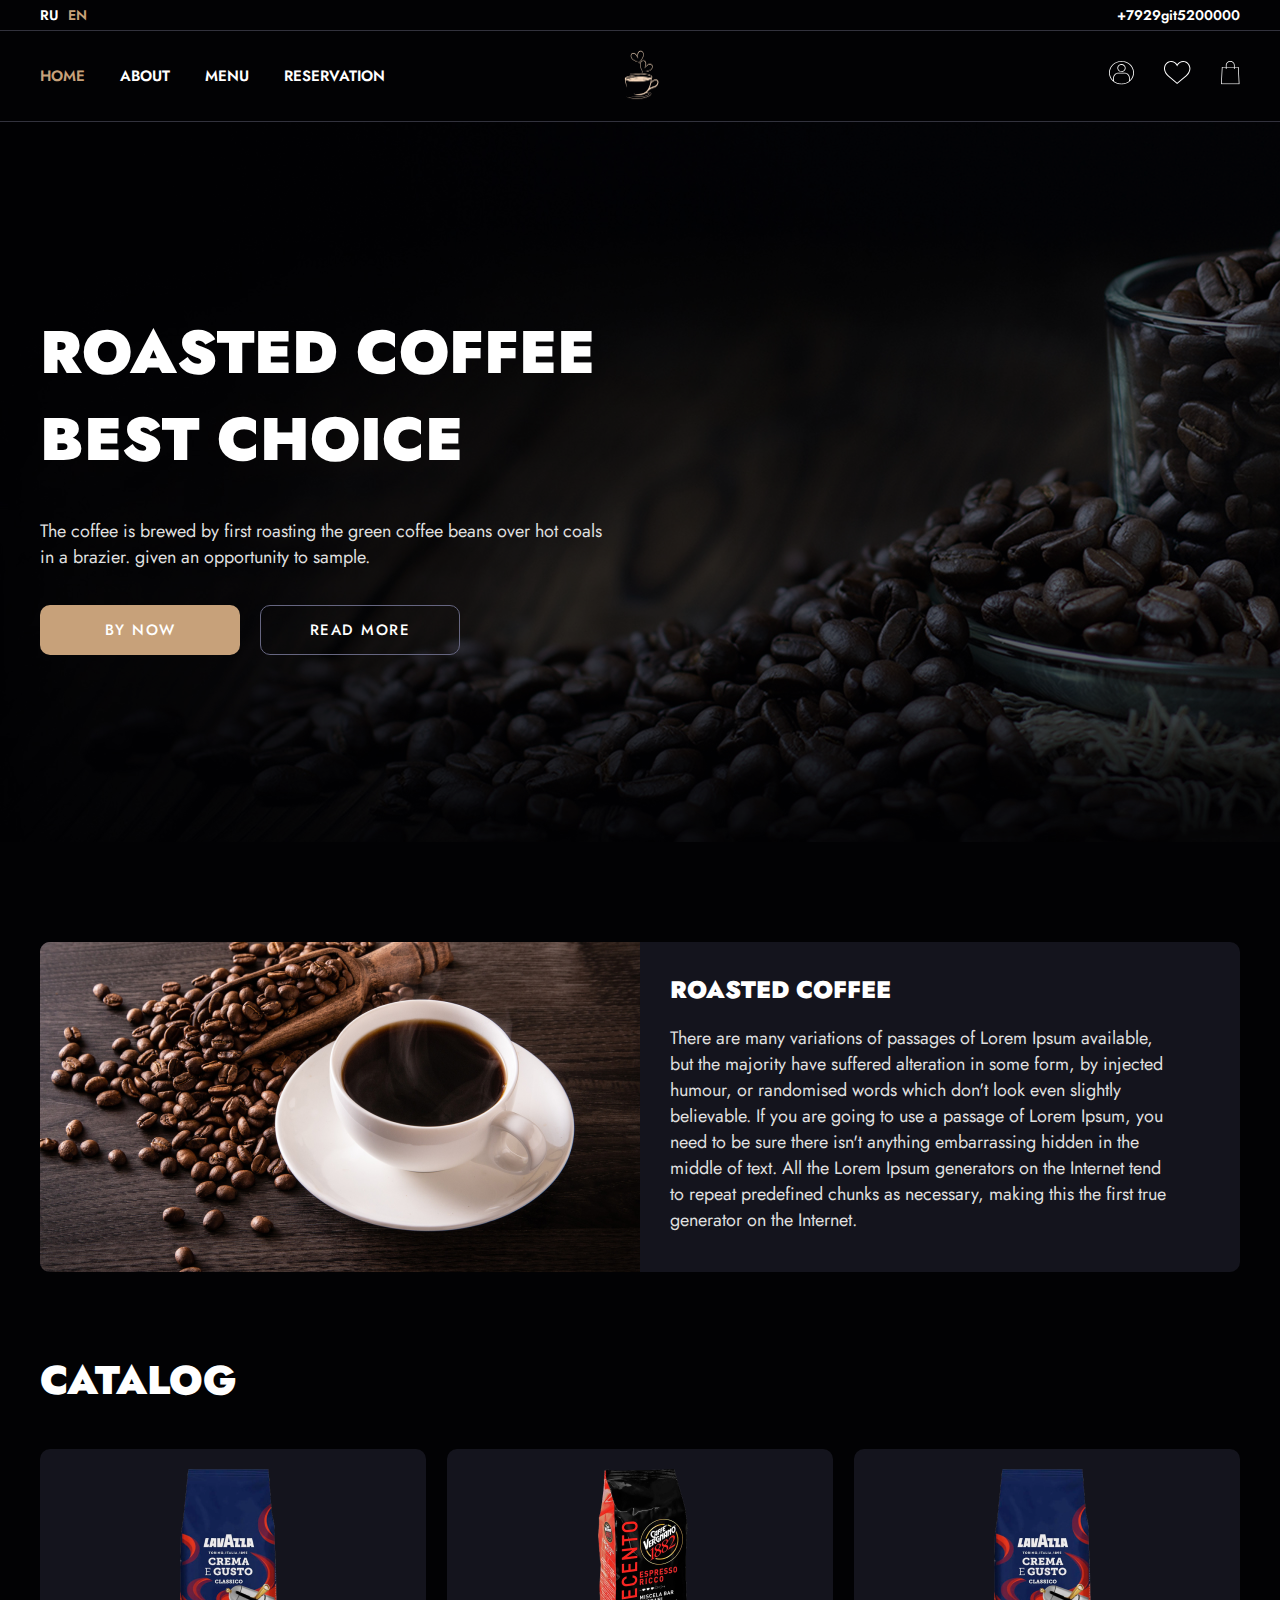
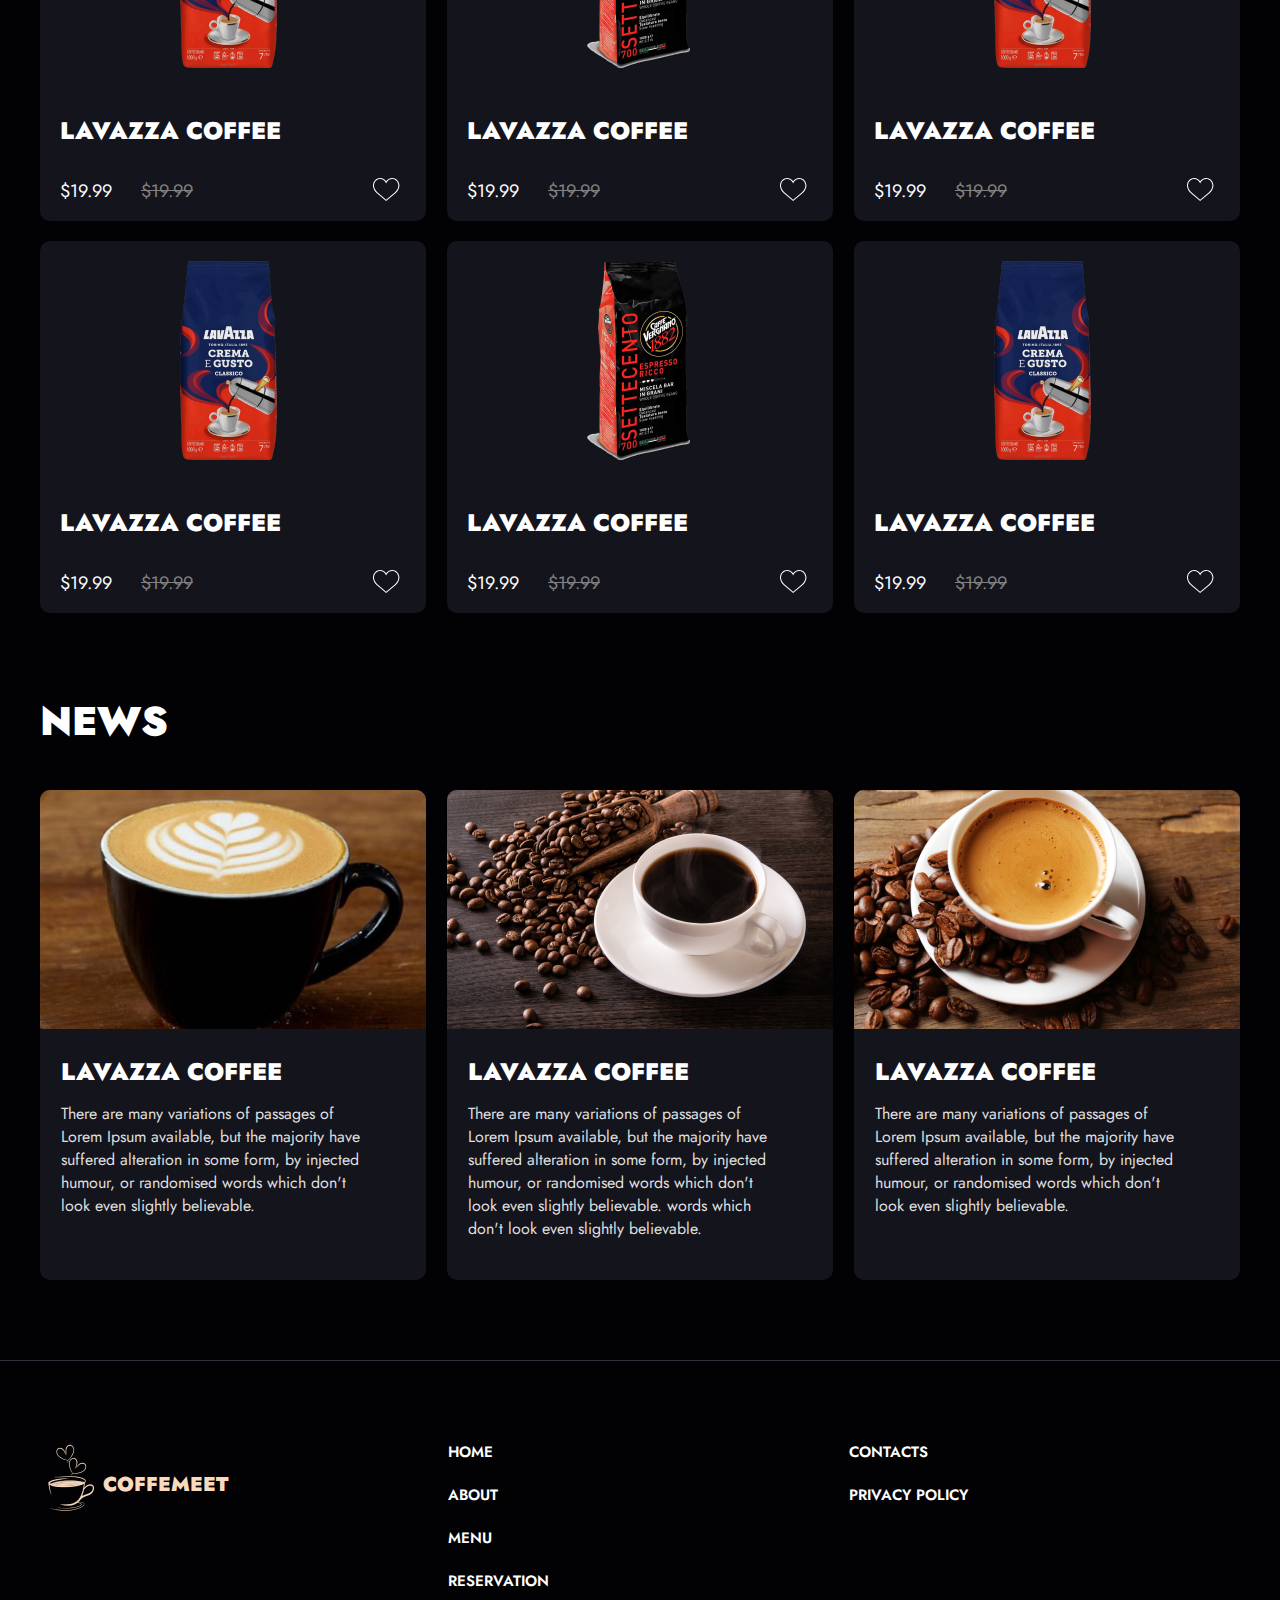
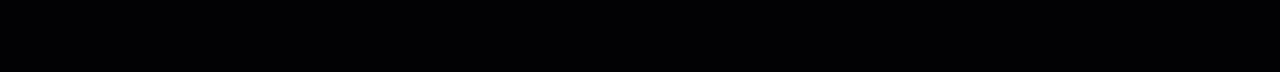
<file: index.html>
<!DOCTYPE html>
<html lang="en">
<head>
    <meta charset="UTF-8">
    <meta name="viewport" content="width=device-width">
    <title>Coffe</title>
    <link rel="stylesheet" href="style.css">
</head>
<body>
    <header class="header">
        <div class="header-line">
            <div class="container">
                <div class="header-line-wrapper">
                    <div class="header-lng">
                    <a href="#">Ru</a>
                        <a href="#" class="active">En</a>
                    </div>
                    <a href="#" class="header-phone">+7929git5200000</a>
                    
                </div>
            </div>
        </div>
        <div class="container">
            <div class="header-wrapper">
                <div class="header-block">
                    <nav class="nav">
                    <a href="index.html" class="nav-link" id="nav-active">Home</a>
                    <a href="#" class="nav-link">About</a>
                    <a href="#" class="nav-link">Menu</a>
                    <a href="#" class="nav-link">Reservation</a>
                    </nav>
                </div>
                <a href="#" class="logo"><img src="img/logo.png" alt="logo"></a>
                <div class="header-block right">
                    <div class="header-actions">
                        <a href="#" class="header-link"><img src="img/user1.svg" alt="user"></a>
                        <a href="#" class="header-link"><img src="img/favorite1.svg" alt="favorite"></a>
                        <a href="#" class="header-link"><img src="img/cart1.svg" alt="cart"></a>
                    </div>
                </div>
            </div>
        </div>
    </header>
    <div class="intro" style="background-image:url('img/Intro.jpg');">
        <div class="container">
            <div class="intro-wrapper">
                <div class="intro-block">
                    <h1 class="intro-tittle">Roasted coffee
                        best choice</h1>
                    <p class="intro-text">The coffee is brewed by first roasting the green coffee beans over hot
                        coals in a brazier. given an opportunity to sample.</p>
                    <div class="intro-actions">
                        <a class="btn btn-main" href="#">By now</a>
                        <a class="btn btn-secondary" href="#">Read more</a>
                    </div>
                </div>
                
            </div>
        </div>
    </div>
    <div class="port">
        <div class="container">
            <div class="port-wrapper">
                <img src="img/roastedcoffee.png" alt="">
                <div class="port-text">
                    <h1 class="port-tittle">Roasted Coffee</h1>
                    <p class="port-texting">There are many variations of passages of Lorem Ipsum available, but the majority have suffered alteration in some form, by injected humour, or randomised words which don't look even slightly believable. If you are going to use a passage of Lorem Ipsum, you need to be sure there isn't anything embarrassing hidden in the middle of text. All the Lorem Ipsum generators on the Internet tend to repeat predefined chunks as necessary, making this the first true generator on the Internet.</p>
                </div>
            </div>
        </div>
    </div>
    <div class="catalog">
        <div class="container">
            <div class="catalog-wrapper">
                <h1 class="catalog-tittle">Catalog</h1>
                <div class="catalog-carts">
                    <div class="cart"><a href="open-product.html"><img class="cart-img" src="img/product1.png" alt=""></a>
                        <div class="cart-content">
                            <div class="cart-name">
                                <h1 class="cart-tittle">Lavazza coffee</h1>
                            </div>
                            <div class="cart-down">
                                <p  class="cart-price">$19.99</p>
                                <s  class="cart-price price-line">$19.99</s>
                                <a href="#"><img src="img/favorite1.svg" alt=""></a>
                            </div>
                        </div>
                    </div>
                    <div class="cart"><a href="#"><img class="cart-img" src="img/product2.png" alt=""></a>
                        <div class="cart-content">
                            <div class="cart-name">
                                <h1 class="cart-tittle">Lavazza coffee</h1>
                            </div>
                            <div class="cart-down">
                                <p  class="cart-price">$19.99</p>
                                <s  class="cart-price price-line">$19.99</s>
                                <a href="#"><img src="img/favorite1.svg" alt=""></a>
                            </div>
                        </div>
                    </div>
                    <div class="cart"><a href="#"><img class="cart-img" src="img/product1.png" alt=""></a>
                        <div class="cart-content">
                            <div class="cart-name">
                                <h1 class="cart-tittle">Lavazza coffee</h1>
                            </div>
                            <div class="cart-down">
                                <p  class="cart-price">$19.99</p>
                                <s  class="cart-price price-line">$19.99</s>
                                <a href="#"><img src="img/favorite1.svg" alt=""></a>
                            </div>
                        </div>
                    </div>
                </div>
                    <div class="catalog-carts carts-down">
                        <div class="cart"><a href="#"><img class="cart-img" src="img/product1.png" alt=""></a>
                            <div class="cart-content">
                                <div class="cart-name">
                                    <h1 class="cart-tittle">Lavazza coffee</h1>
                                </div>
                                <div class="cart-down">
                                    <p  class="cart-price">$19.99</p>
                                    <s  class="cart-price price-line">$19.99</s>
                                    <a href="#"><img src="img/favorite1.svg" alt=""></a>
                                </div>
                            </div>
                        </div>
                        <div class="cart"><a href="#"><img class="cart-img" src="img/product2.png" alt=""></a>
                            <div class="cart-content">
                                <div class="cart-name">
                                    <h1 class="cart-tittle">Lavazza coffee</h1>
                                </div>
                                <div class="cart-down">
                                    <p  class="cart-price">$19.99</p>
                                    <s  class="cart-price price-line">$19.99</s>
                                    <a href="#"><img src="img/favorite1.svg" alt=""></a>
                                </div>
                            </div>
                        </div>
                        <div class="cart"><a href="#"><img class="cart-img" src="img/product1.png" alt=""></a>
                            <div class="cart-content">
                                <div class="cart-name">
                                    <h1 class="cart-tittle">Lavazza coffee</h1>
                                </div>
                                <div class="cart-down">
                                    <p  class="cart-price">$19.99</p>
                                    <s  class="cart-price price-line">$19.99</s>
                                    <a href="#"><img src="img/favorite1.svg" alt="favorite"></a>
                                </div>
                            </div>
                        </div>
                    </div>
            </div>
        </div>
    </div>
    <div class="news">
        <div class="container">
            <div class="news-wrapper">
                <div class="news-tittle">News</div>
                <div class="news-carts">
                    <div class="news-cart"><img src="img/news1.png" alt="">
                        <h1>Lavazza coffee</h1>
                        <p>There are many variations of passages of Lorem Ipsum available, but the majority have suffered alteration in some form, by injected humour, or randomised words which don't look even slightly believable.</p>
                    </div>
                    <div class="news-cart"><img src="img/news2.png" alt="">
                        <h1>Lavazza coffee</h1>
                        <p>There are many variations of passages of Lorem Ipsum available, but the majority have suffered alteration in some form, by injected humour, or randomised words which don't look even slightly believable. words which don't look even slightly believable.</p>
                    </div>
                    <div class="news-cart"><img src="img/news3.png" alt="">
                        <h1>Lavazza coffee</h1>
                        <p>There are many variations of passages of Lorem Ipsum available, but the majority have suffered alteration in some form, by injected humour, or randomised words which don't look even slightly believable.</p>
                    </div>
                </div>
            </div>
        </div>
    </div>
    <footer class="footer">
        <div class="footer-line">
            <div class="container">
                <div class="footer-line-wrapper">
                    <div class="footer-logo">
                        <a href="#"><img src="img/logo-footer.png" alt=""></a>
                        <h1>coffemeet</h1>
                    </div>
                    <div class="footer-menu">
                        <div class=""><a href="">HOME</a></div>
                        <div class=""><a href="">ABOUT</a></div>
                        <div class="div"><a href="">MENU</a></div>
                        <div class=""><a href="">RESERVATION</a></div>
                    </div>
                    <div class="footer-menu footer-last">
                        <div class=""><a href="">CONTACTS</a></div>
                        <div class=""><a href="">PRIVACY POLICY</a></div>
                    </div>
                </div>
            </div>
        </div>
    </footer>
</body>
</html>
</file>
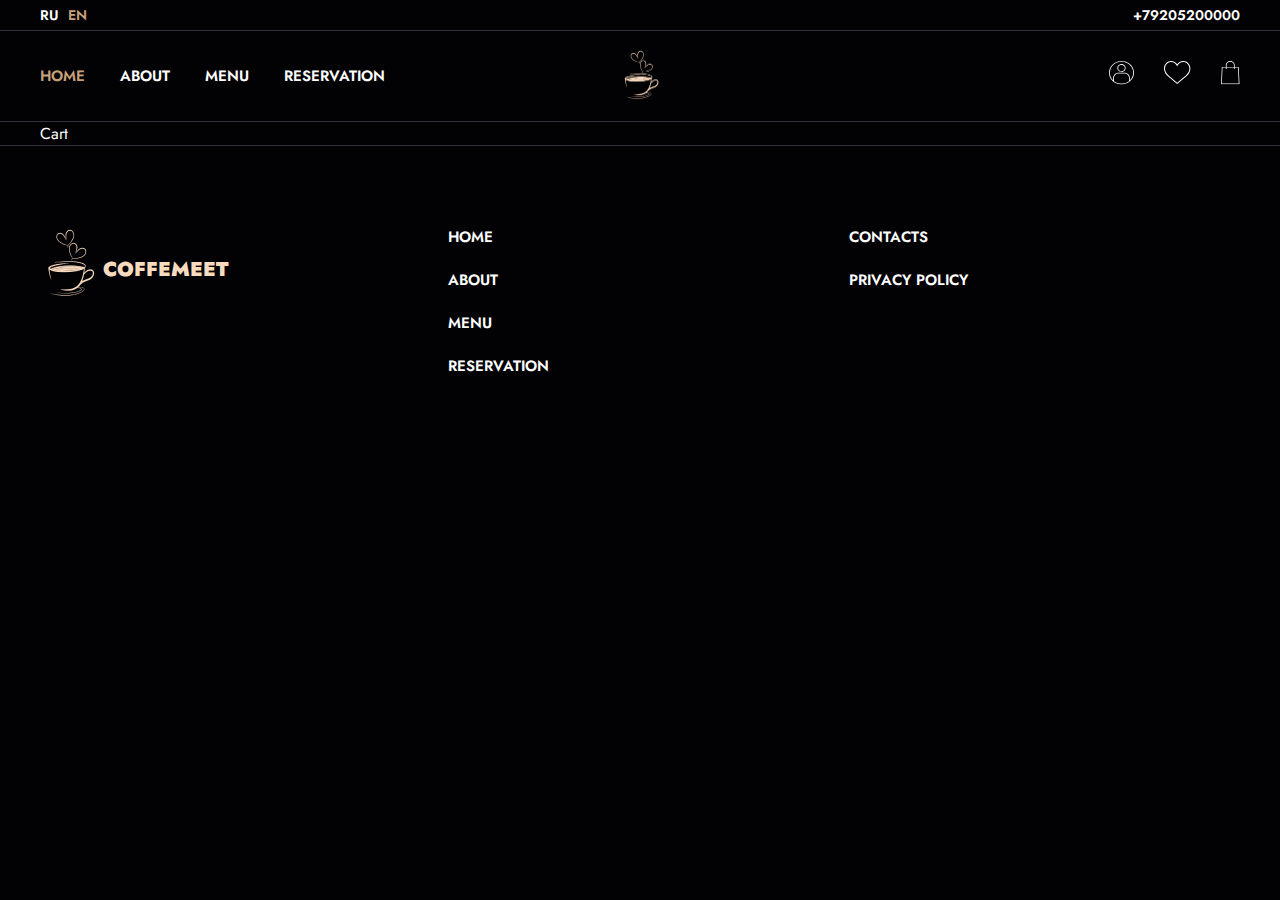
<file: checkout.html>
<!DOCTYPE html>
<html lang="en">
<head>
    <meta charset="UTF-8">
    <meta name="viewport" content="width=device-width, initial-scale=1.0">
    <title>Coffe</title>
    <link rel="stylesheet" href="style.css">
</head>
<body>
    <header class="header">
        <div class="header-line">
            <div class="container">
                <div class="header-line-wrapper">
                    <div class="header-lng">
                        <a href="#">Ru</a>
                        <a href="#" class="active">En</a>
                    </div>
                    <a href="#" class="header-phone">+79205200000</a>
                    
                </div>
            </div>
        </div>
        <div class="container">
            <div class="header-wrapper">
                <div class="header-block">
                    <nav class="nav">
                    <a href="index.html" class="nav-link" id="nav-active">Home</a>
                    <a href="#" class="nav-link">About</a>
                    <a href="#" class="nav-link">Menu</a>
                    <a href="#" class="nav-link">Reservation</a>
                    </nav>
                </div>
                <a href="#" class="logo"><img src="img/logo.png" alt="logo"></a>
                <div class="header-block right">
                    <div class="header-actions">
                        <a href="#" class="header-link"><img src="img/user1.svg" alt="user"></a>
                        <a href="#" class="header-link"><img src="img/favorite1.svg" alt="favorite"></a>
                        <a href="#" class="header-link"><img src="img/cart1.svg" alt="cart"></a>
                    </div>
                </div>
            </div>
        </div>
    </header>
    

    <div class="checkout">
        <div class="container">
            <div class="block-tittle">
                Cart
            </div>
            <div class="checkout-wrapper">
                <div class="checkout-block">
                    
                </div>
            </div>
        </div>
    </div>
        
    
       
        
    <footer class="footer">
        <div class="footer-line">
            <div class="container">
                <div class="footer-line-wrapper">
                    <div class="footer-logo">
                        <a href="#"><img src="img/logo-footer.png" alt=""></a>
                        <h1>coffemeet</h1>
                    </div>
                    <div class="footer-menu">
                        <div class=""><a href="">HOME</a></div>
                        <div class=""><a href="">ABOUT</a></div>
                        <div class="div"><a href="">MENU</a></div>
                        <div class=""><a href="">RESERVATION</a></div>
                    </div>
                    <div class="footer-menu footer-last">
                        <div class=""><a href="">CONTACTS</a></div>
                        <div class=""><a href="">PRIVACY POLICY</a></div>
                    </div>
                </div>
            </div>
        </div>
    </footer>
</body>
</html>
</file>
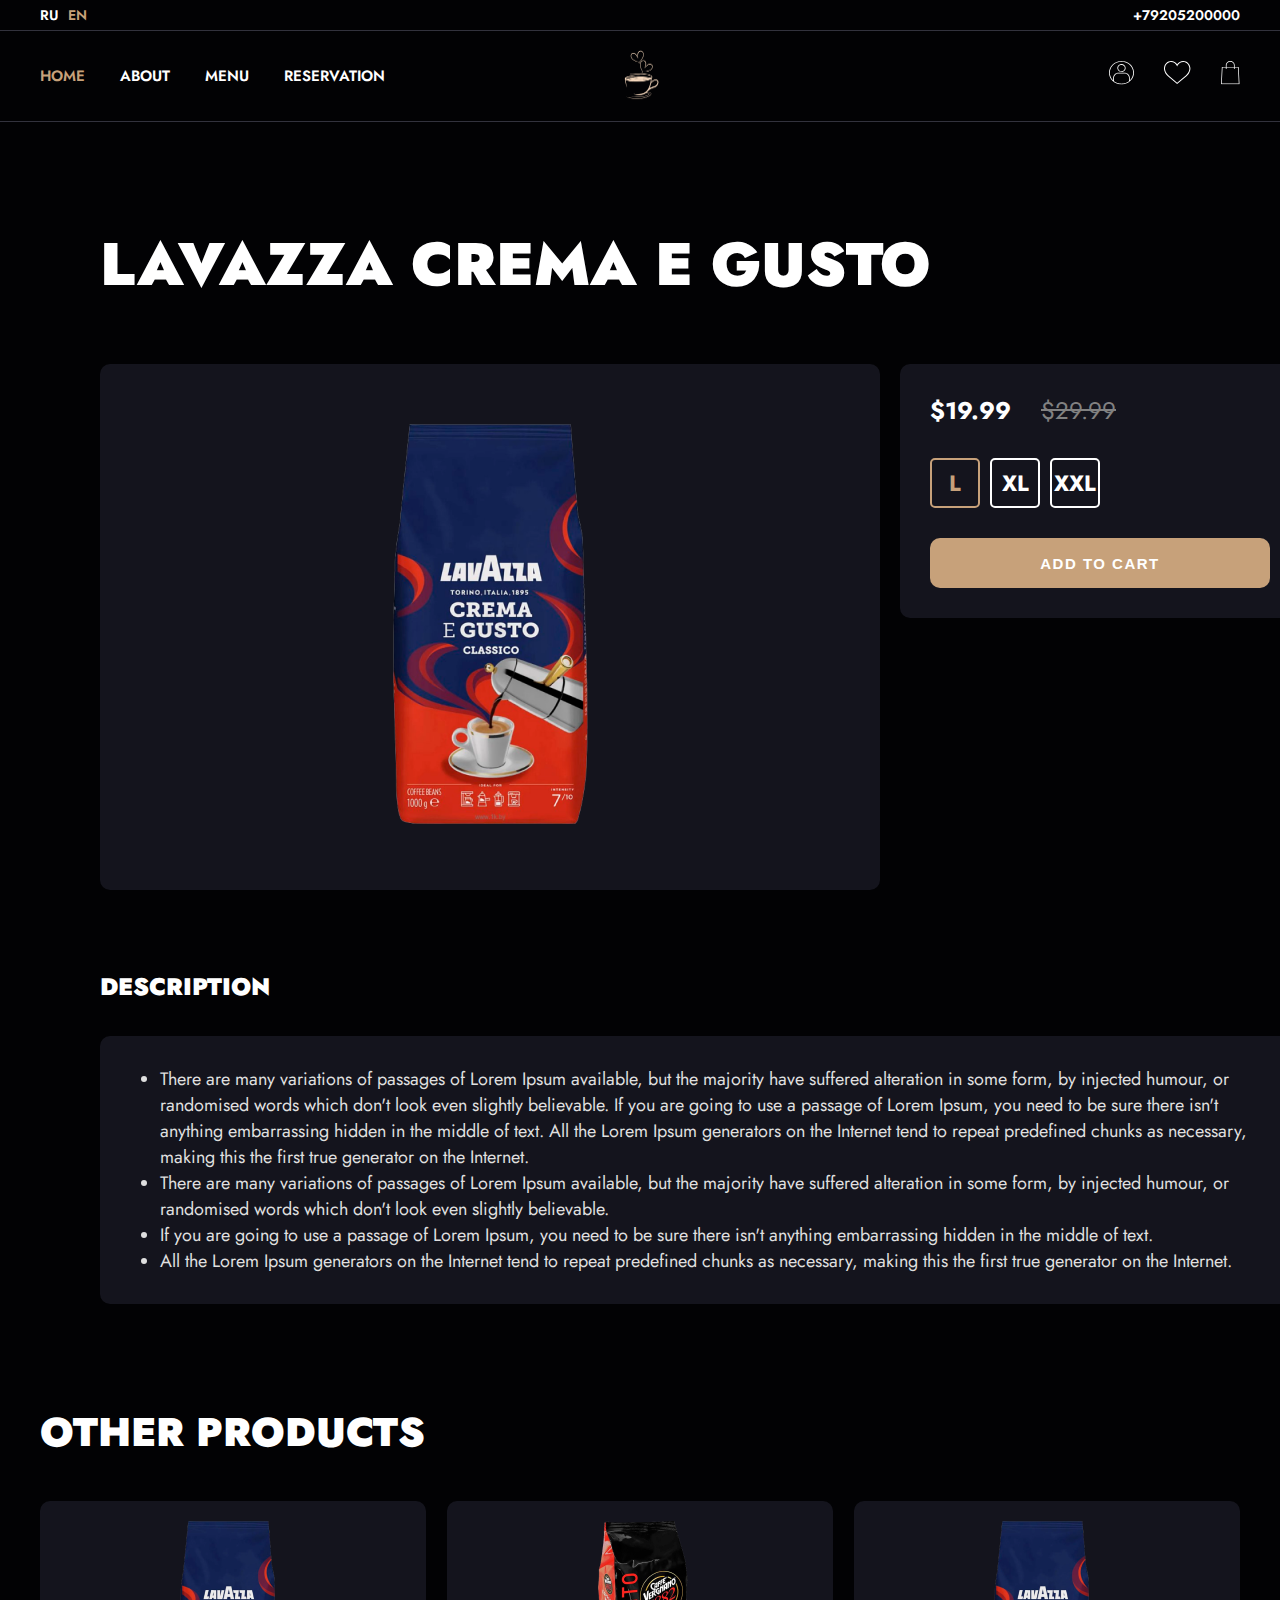
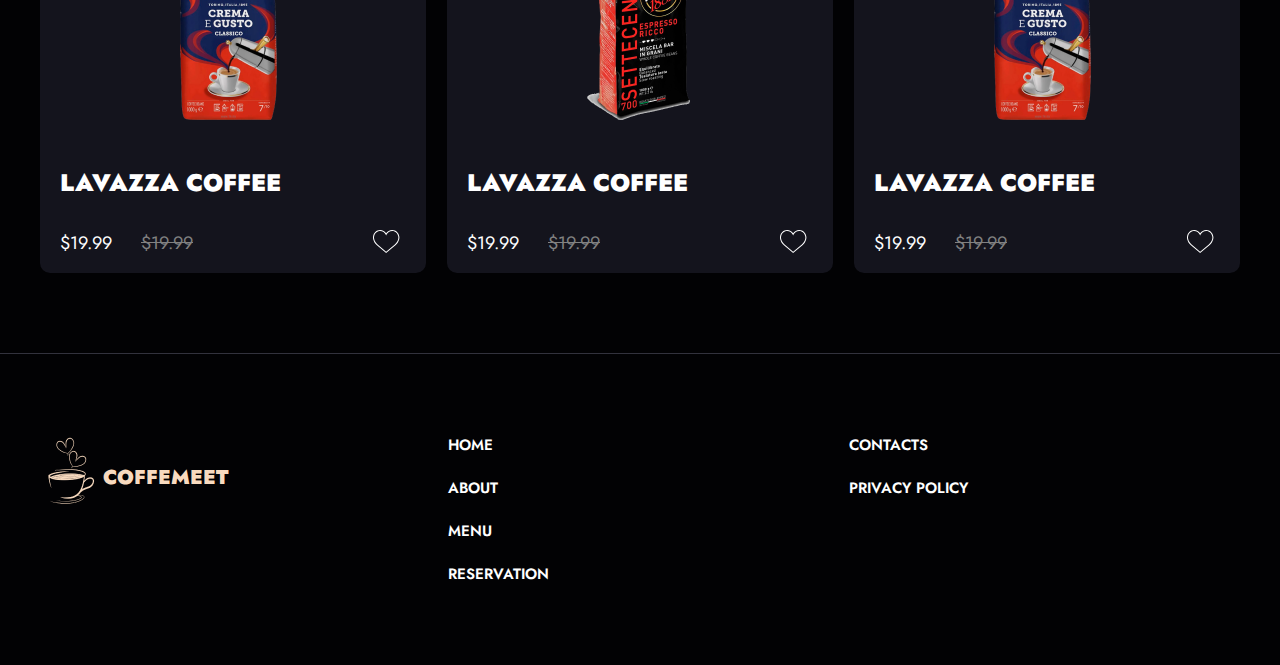
<file: open-product.html>
<!DOCTYPE html>
<html lang="en">
<head>
    <meta charset="UTF-8">
    <meta name="viewport" content="width=device-width, initial-scale=1.0">
    <title>Coffe</title>
    <link rel="stylesheet" href="style.css">
</head>
<body>
    <header class="header">
        <div class="header-line">
            <div class="container">
                <div class="header-line-wrapper">
                    <div class="header-lng">
                        <a href="#">Ru</a>
                        <a href="#" class="active">En</a>
                    </div>
                    <a href="#" class="header-phone">+79205200000</a>
                    
                </div>
            </div>
        </div>
        <div class="container">
            <div class="header-wrapper">
                <div class="header-block">
                    <nav class="nav">
                    <a href="index.html" class="nav-link" id="nav-active">Home</a>
                    <a href="#" class="nav-link">About</a>
                    <a href="#" class="nav-link">Menu</a>
                    <a href="#" class="nav-link">Reservation</a>
                    </nav>
                </div>
                <a href="#" class="logo"><img src="img/logo.png" alt="logo"></a>
                <div class="header-block right">
                    <div class="header-actions">
                        <a href="#" class="header-link"><img src="img/user1.svg" alt="user"></a>
                        <a href="#" class="header-link"><img src="img/favorite1.svg" alt="favorite"></a>
                        <a href="#" class="header-link"><img src="img/cart1.svg" alt="cart"></a>
                    </div>
                </div>
            </div>
        </div>
    </header>
    <div class="open-cart">
        <div class="container">
            <div class="open-cart-wrapper">
                <h1>Lavazza Crema E Gusto</h1>
                <div class="open-cart-flex">
                    <div class="open-cart-img">
                        <img src="img/product11.png" alt="">
                    </div>
                    <div class="open-cart-info-wrapper">
                        <div class="open-cart-info">
                            <div class="open-cart-info-price">
                                <p>$19.99</p>
                                <s>$29.99</s>
                            </div>
                            
                                <form action="" class="product-form">
                                    <div class="radio-wrapper">
                                        <div class="radio">
                                            <input type="radio" class="radio-input" id="radio-1" name="product-size" checked>
                                            <label for="radio-1" class="radio-label">
                                                L
                                            </label>
                                        </div>
                                        <div class="radio">
                                            <input type="radio" class="radio-input" id="radio-2" name="product-size">
                                            <label for="radio-2" class="radio-label">
                                                XL
                                            </label>
                                        </div>
                                        <div class="radio">
                                            <input type="radio" class="radio-input" id="radio-3" name="product-size">
                                            <label for="radio-3" class="radio-label">
                                                XXL
                                            </label>
                                        </div>
                                    </div>

                                </form>
                               <div class="product-btn">
                                <button class="btn btn-main" type="submit">add to cart</button>
                               </div>
                            </div>
                        </div>
                    </div>
                </div>
                <div class="open-cart-discription">
                    <h1 class="open-tittle">description</h1>
                    <div class="discription-block">
                        <ul class="discription-text">
                            <li>There are many variations of passages of Lorem Ipsum available, but the majority have suffered alteration in some form, by injected humour, or randomised words which don't look even slightly believable. If you are going to use a passage of Lorem Ipsum, you need to be sure there isn't anything embarrassing hidden in the middle of text. All the Lorem Ipsum generators on the Internet tend to repeat predefined chunks as necessary, making this the first true generator on the Internet. </li>
                            <li>There are many variations of passages of Lorem Ipsum available, but the majority have suffered alteration in some form, by injected humour, or randomised words which don't look even slightly believable.</li>
                            <li>If you are going to use a passage of Lorem Ipsum, you need to be sure there isn't anything embarrassing hidden in the middle of text. </li>
                            <li>All the Lorem Ipsum generators on the Internet tend to repeat predefined chunks as necessary, making this the first true generator on the Internet.</li>
                        </ul>
                    </div>
                </div>
            </div>
        </div>

        
        
    
       <div class="catalog">
        <div class="container">
            <div class="catalog-wrapper">
                <h1 class="catalog-tittle">Other products</h1>
                <div class="catalog-carts">
                    <div class="cart"><img class="cart-img" src="img/product1.png" alt="">
                        <div class="cart-content">
                            <div class="cart-name">
                                <h1 class="cart-tittle">Lavazza coffee</h1>
                            </div>
                            <div class="cart-down">
                                <p  class="cart-price">$19.99</p>
                                <s  class="cart-price price-line">$19.99</s>
                                <a href="#"><img src="img/favorite1.svg" alt=""></a>
                            </div>
                        </div>
                    </div>
                    <div class="cart"><img class="cart-img" src="img/product2.png" alt="">
                        <div class="cart-content">
                            <div class="cart-name">
                                <h1 class="cart-tittle">Lavazza coffee</h1>
                            </div>
                            <div class="cart-down">
                                <p  class="cart-price">$19.99</p>
                                <s  class="cart-price price-line">$19.99</s>
                                <a href="#"><img src="img/favorite1.svg" alt=""></a>
                            </div>
                        </div>
                    </div>
                    <div class="cart"><img class="cart-img" src="img/product1.png" alt="">
                        <div class="cart-content">
                            <div class="cart-name">
                                <h1 class="cart-tittle">Lavazza coffee</h1>
                            </div>
                            <div class="cart-down">
                                <p  class="cart-price">$19.99</p>
                                <s  class="cart-price price-line">$19.99</s>
                                <a href="#"><img src="img/favorite1.svg" alt=""></a>
                            </div>
                        </div>
                    </div>
                </div>
            </div>
        </div>
    </div>
    <footer class="footer">
        <div class="footer-line">
            <div class="container">
                <div class="footer-line-wrapper">
                    <div class="footer-logo">
                        <a href="#"><img src="img/logo-footer.png" alt=""></a>
                        <h1>coffemeet</h1>
                    </div>
                    <div class="footer-menu">
                        <div class=""><a href="">HOME</a></div>
                        <div class=""><a href="">ABOUT</a></div>
                        <div class="div"><a href="">MENU</a></div>
                        <div class=""><a href="">RESERVATION</a></div>
                    </div>
                    <div class="footer-menu footer-last">
                        <div class=""><a href="">CONTACTS</a></div>
                        <div class=""><a href="">PRIVACY POLICY</a></div>
                    </div>
                </div>
            </div>
        </div>
    </footer>
</body>
</html>
</file>
<file: style.css>
@import url('https://fonts.googleapis.com/css2?family=Jost:ital,wght@0,100..900;1,100..900&display=swap');

s{
    color: #818181;
    font-weight: 400;
}
a{
    text-decoration: none;
}

*,*:before,*:after{
    box-sizing: border-box;
}

body{
    margin: 0;
    background-color: #020204;
    font-family: "Jost", sans-serif;
    color: white;
}

.container{
    width: 1200px;
    margin: 0 auto;
    
}

@media (max-width: 576px) {
    .container {
      max-width: none;
    }
    .port-wrapper{
        width: 550px;
    }
    
  }
  
  @media (max-width: 768px) {
    .container {
      max-width: 720px;
    }
    .port-wrapper{
        width: 730px;
    }
  }
  
  @media (max-width: 992px) {
    .container {
      width: 960px;
    }
    .port-wrapper{
        width: 970px;
    }
  }
  
  @media (max-width: 1200px) {
    .container {
      max-width: 1140px;
    }
    .port-wrapper{
        width: 1150px;
    }
  }

.btn{
   min-width: 200px;
   height: 50px;
   display: inline-flex;
   justify-content: center;
   align-items: center;
   font-size: 15px;
   font-weight: 500;
   color: white;
   letter-spacing: 0.1em;
   text-transform: uppercase;
   border-radius: 10px;
   transition: background-color .2s linear;
   border: 0;
   cursor: pointer;
}

.btn-main{
    background-color: #C7A17A;
}

.btn-main:hover{
    background-color: #a78768;
}

.btn-secondary{
    border: 1px solid #666681;
}

.btn-secondary:hover {
    background-color: #666681;
}

.header{
    border-bottom: 1px solid #32323D;
}

.header-line{
    border-bottom: 1px solid #32323D;
}

.header-line-wrapper{
    display: flex;
    height: 30px;
    align-items:center;
    justify-content: space-between;
}

.header-phone{
    color: white;
    font-weight: 600;
    font-size: 14px
}

.header-lng{
    display: flex;
}

.header-lng a.active{
    color: #C7A17A;
}

.header-lng a{
    margin-right: 10px;
    color: white;
    font-weight: 600;
    font-size: 14px;
    text-decoration: none;
    text-transform: uppercase;
}

.header-wrapper{
    height: 90px;
    display: flex;
    align-items: center;
    justify-content: space-between;
}

.header-block{
    width: 40%;
}

.header-block.right{
    display: flex;
    justify-content: flex-end;
}

.nav{
    display: flex;
}

.nav-link{
    margin-right: 35px;
    color: white;
    font-weight: 600;
    font-size: 15px;
    text-transform: uppercase;
    transition: color .2s linear;
}

.nav-link:hover{
    color: #C7A17A;
}

#nav-active{
    color: #C7A17A;
}

.logo img{
    height: 54px;
    display: block;
}

.header-actions{
    display: flex;
    align-items: center;
}


.header-link{
    display: block;
    margin-right: 30px;
}

.header-link:last-child{
    margin-right: 0;
}

.intro{
    background-repeat: no-repeat;
    background-size: cover;
    position: relative;
    margin-bottom: 100px;
}

.intro::after{
    width: 100%;
    height: 100%;
    content: '';
    position: absolute;
    top: 0;
    left: 0;
    background-color: rgba(2, 2, 4, 0.55);
}

.intro-block{
    max-width: 565px;
}

.intro-wrapper{
    padding: 20px 0;
    min-height: 720px;
    display: flex;
    align-items: center;
    position: relative;
    z-index: 2;
}

.intro-tittle{
    margin: 0 0 35px;
    font-size: 60px;
    font-weight: 900;
    text-transform: uppercase;
}

.intro-text{
    font-size: 18px;
    color: #DFDFDF;
    margin: 0 0 35px;
    
}

.intro-actions{
    display: flex;
}

.intro-actions .btn-main{
    margin-right: 20px;
    
}

.port{
    justify-content: center;
    align-items: center;
}

.port-wrapper{
    display: flex;
    justify-content: space-between;
    background-color: #14141D;
    border-radius: 10px;
}



.port-text{
    max-width: 498px;
    margin: 0 auto;
    margin-left: 30px;
    margin-top: 14px;
}

.port-tittle{
    font-size: 24px;
    font-weight: 900;
    text-transform: uppercase;
}

.port-texting{
    max-height: 208px;
    font-size: 18px;
    font-weight: 400;
    line-height: 26.01px;
    color: #DFDFDF;
    
}

.catalog-wrapper .carts-down{
    margin-top: 20px;
}

.catalog{
    margin-bottom: 80px;
}

.catalog-wrapper{
    margin: 80px 0 0 0;
}

.catalog-tittle{
    font-weight: 900;
    font-size: 40px;
    line-height: 57px;
    text-transform: uppercase;
    margin: 0 0 40px 0;
}

.catalog-carts{
    display: flex;
    justify-content: space-between;
    align-items: center;
    min-height: 372px;

}

.catalo-carts {
    background-color: aqua;
}

.cart{
    background-color: #14141D;
    border-radius: 10px;
    max-width: 386px;
    max-height: 372px;
    justify-content: center;
    align-items: center;
}

.cart-content{
    margin: 40px 0 20px 20px;
}

.cart-img{
    padding: 20px 150px 0 140px;
}

.cart-tittle{
    margin: 0;
    font-weight: 900;
    font-size: 24px;
    line-height: 34px;
    text-transform: uppercase;
}

.cart-down{
    display: flex;
    margin: 30px 0 20px;
    display: flex; 
}

.cart-down a{
    width: 27px;
}

.cart-down a{
    margin: 0 21px 0 180px;
    
}


.cart-price{
    margin: 0;
    font-weight: 400;
    font-size: 18px;
    line-height: 26px;
}

.cart-down .price-line{
    margin-left: 29px;
    color: #818181;
}

.news{
    margin-top: 80px;
    margin-bottom: 80px;
}

.news-tittle{
    font-weight: 900;
    font-size: 40px;
    text-transform: uppercase;
    line-height: 57px;
    padding-bottom: 40px;
}

.news-carts{
    display: flex;
}


.news-carts h1{
    padding: 20px 0 13px 21px;
    margin: 0;
    font-weight: 900;
    font-size: 24px;
    text-transform: uppercase;
    line-height: 34px;
}

.news-carts p{
    max-width: 344px;
    padding: 0 21px 40px 21px;
    margin: 0;
    font-weight: 400;
    font-size: 16px;
    line-height: 23px;
    color: #DFDFDF;
}

.news-cart{
    background-color: #14141D;
    border-radius: 10px;
    margin-right: 21px;
}

.news-cart :last-child{
    margin-right: 0;
}

.footer{
    border-top: 1px solid #32323D;
    margin-bottom: 80px;
}

.footer-line-wrapper{
    padding-top: 78.5px;
    display: flex;
    
}

.footer-logo{
    display: flex;
    
}

.footer-logo h1{
    font-weight: 900;
    font-size: 20px;
    line-height: 30px;
    text-transform: uppercase;
    color: #F8DABF;
    margin: 30px 0 0 5px;
    
}

.footer-menu{
    padding-left: 220px;
}

.footer-menu div{
    padding-top: 20px;
}

.footer-menu div a{
    color: white;
    font-weight: 600;
    font-size: 15px;
    line-height: 22px;
    text-transform: uppercase;
    
}



.footer-menu :first-child{
    padding-top: 0;
}

.footer-last{
    padding-left: 300px;
}

.footer-menu a{
    transition: color .2s linear;
}

.footer-menu a:hover{
    color: #C7A17A;
}

.open-cart{
    margin: 100px;
}

.open-cart-wrapper h1{
    margin-top: 0;
    margin-bottom: 56px;
    font-weight: 900;
    font-size: 60px;
    line-height: 86px;
    text-transform: uppercase;
}

.open-cart-flex{
    display: flex;
}

.open-cart-img img{
    padding: 60px 292px 60px 293px;
}

.open-cart-img{
    background-color: #14141D;
    border-radius: 10px;
    
}

.open-cart-info{
    background-color: #14141D;
    border-radius: 10px;
    padding: 30px 30px;
}

.open-cart-info-price{
    display: flex;
    font-weight: 700;
    font-size: 24px;
    line-height: 34px;
    padding: 0 0 30px 0;
}

.open-cart-info-price p{
    margin: 0;
}
.open-cart-info-price s{
   padding: 0 0 0 30px;
   color: #818181;
}

.open-cart-info-size{
    display: flex;
    padding: 0 0 0 30px;
}



.info-size:last-child{
    margin-right: 0;
}

.open-cart-info-wrapper{
    margin: 0 0 0 20px;
}

/*product*/

.radio-wrapper{
    display: flex;
    margin-bottom: 30px;
}

.radio{
    margin-right: 10px;
    position: relative;
}

.radio-input{
    opacity: 0;
    position: absolute;
}

.radio-input:checked + .radio-label{
    color:#C7A17A ;
    border-color: #C7A17A;
}

.radio-label{
    width: 50px;
    height: 50px;
    display: flex;
    align-items: center;
    justify-content: center;
    border-radius: 5px;
    border: 2px solid white;
    font-size: 22px;
    font-weight: 700;
    text-transform: uppercase;
    cursor: pointer;
    transition: color .2s linear;
}

.radio-label:hover{
    color: #C7A17A;
}

.product-btn button{
    min-width: 340px;
}

.product-btn button{
    font-weight: 600;
}

.open-cart-discription{
    margin: 80px 0 0 0;

}

.open-tittle{
    font-weight: 900;
    font-size: 24px;
    line-height: 34px;
    text-transform: uppercase;
    margin: 0;
    padding-bottom: 32px;
}

.discription-block{
    border-radius: 10px;
    background-color: #14141D;
}

.discription-text{
    margin: 0;
    padding: 30px 30px 30px 60px;
}

.discription-text li{
    font-weight: 400;
    font-size: 18px;
    color:#DFDFDF;
}
</file>
